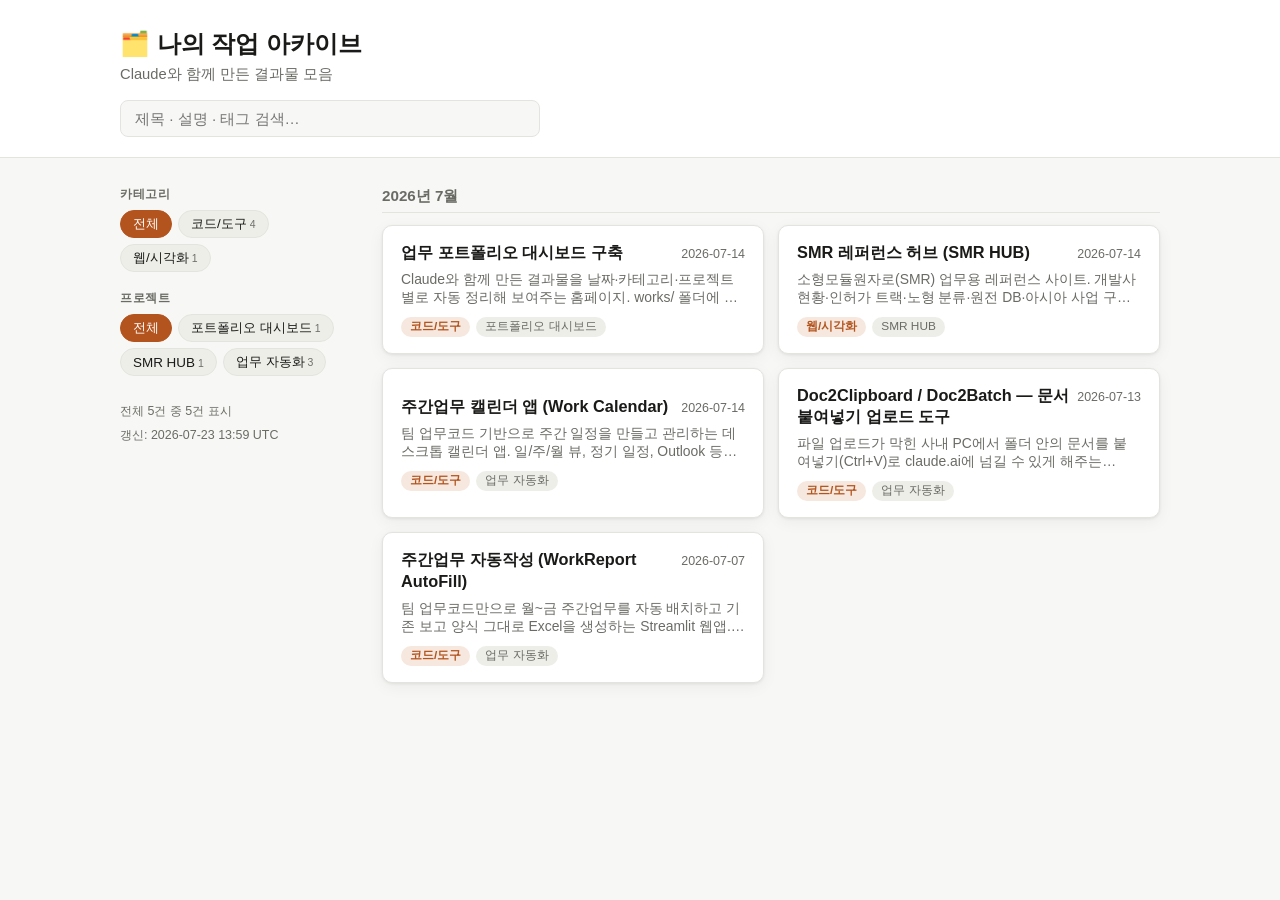
<file: index.html>
<!DOCTYPE html>
<html lang="ko">
<head>
<meta charset="utf-8">
<meta name="viewport" content="width=device-width, initial-scale=1">
<meta name="robots" content="noindex">
<title>나의 작업 아카이브</title>
<link rel="icon" href="data:image/svg+xml,<svg xmlns=%22http://www.w3.org/2000/svg%22 viewBox=%220 0 100 100%22><text y=%22.9em%22 font-size=%2290%22>🗂️</text></svg>">
<link rel="stylesheet" href="style.css">
</head>
<body>
<header class="topbar">
  <div class="topbar-inner">
    <h1>🗂️ 나의 작업 아카이브</h1>
    <p class="subtitle">Claude와 함께 만든 결과물 모음</p>
    <input id="search" type="search" placeholder="제목 · 설명 · 태그 검색…" autocomplete="off">
  </div>
</header>

<main class="layout">
  <aside class="sidebar">
    <section>
      <h2>카테고리</h2>
      <div id="category-chips" class="chips"></div>
    </section>
    <section>
      <h2>프로젝트</h2>
      <div id="project-chips" class="chips"></div>
    </section>
    <section class="meta-note">
      <p id="stats"></p>
      <p id="generated"></p>
    </section>
  </aside>

  <section id="timeline" class="timeline" aria-live="polite"></section>
</main>

<div id="detail-overlay" class="overlay hidden" role="dialog" aria-modal="true">
  <div class="detail-panel">
    <button id="detail-close" class="close-btn" aria-label="닫기">✕</button>
    <div id="detail-body"></div>
  </div>
</div>

<script src="app.js"></script>
</body>
</html>
</file>
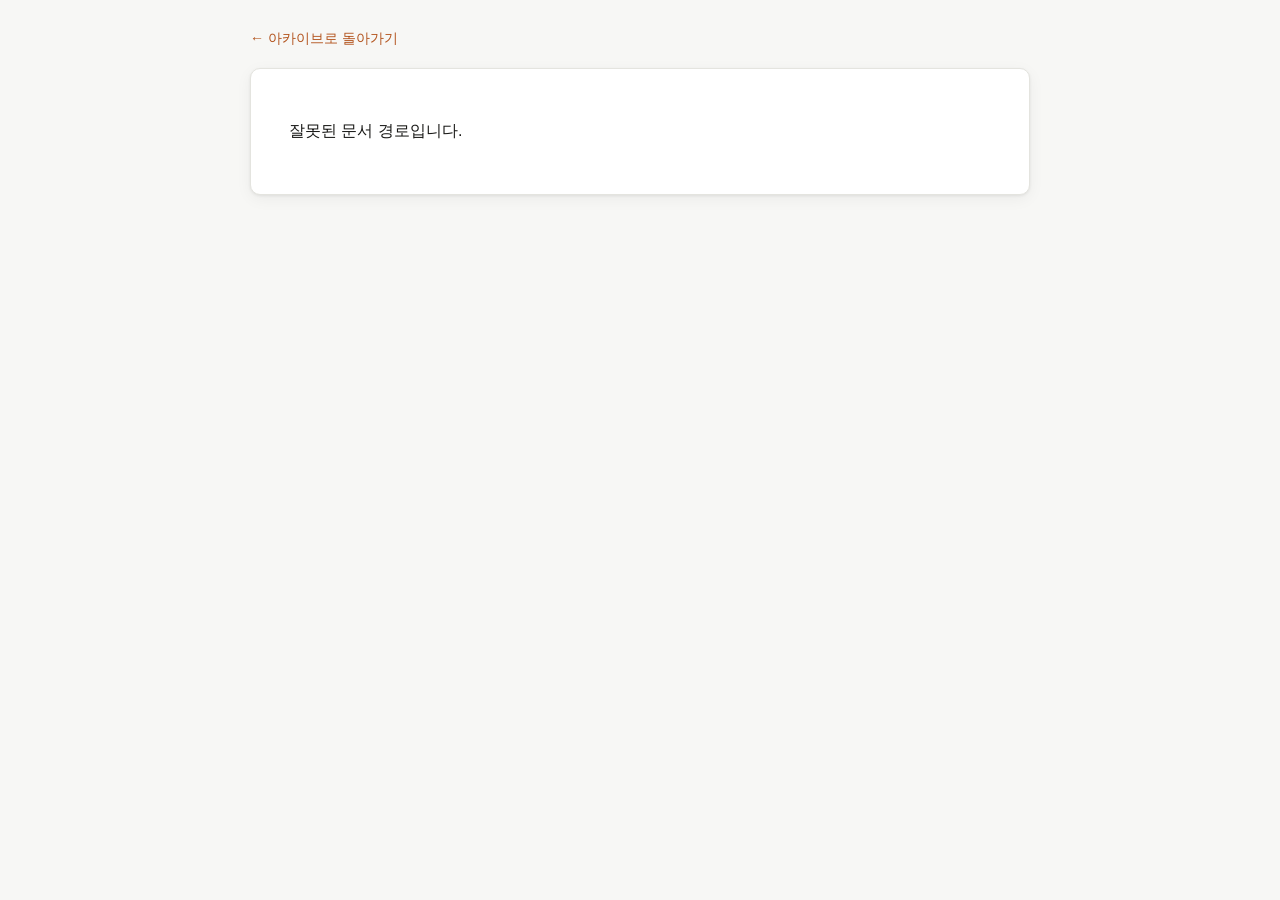
<file: view.html>
<!DOCTYPE html>
<html lang="ko">
<head>
<meta charset="utf-8">
<meta name="viewport" content="width=device-width, initial-scale=1">
<meta name="robots" content="noindex">
<title>문서 보기</title>
<link rel="icon" href="data:image/svg+xml,<svg xmlns=%22http://www.w3.org/2000/svg%22 viewBox=%220 0 100 100%22><text y=%22.9em%22 font-size=%2290%22>📄</text></svg>">
<link rel="stylesheet" href="style.css">
<style>
  .doc-wrap { max-width: 820px; margin: 0 auto; padding: 28px 20px 80px; }
  .doc-nav { margin-bottom: 18px; font-size: .88rem; }
  .doc-nav a { color: var(--accent); text-decoration: none; }
  .doc {
    background: var(--surface); border: 1px solid var(--border);
    border-radius: var(--radius); padding: 34px 38px; box-shadow: var(--shadow);
    overflow-wrap: break-word;
  }
  .doc img { max-width: 100%; }
  .doc pre { overflow-x: auto; background: var(--bg); padding: 12px 14px; border-radius: 8px; }
  .doc code { background: var(--bg); padding: 1px 5px; border-radius: 4px; font-size: .9em; }
  .doc pre code { background: none; padding: 0; }
  .doc table { border-collapse: collapse; display: block; overflow-x: auto; }
  .doc th, .doc td { border: 1px solid var(--border); padding: 6px 12px; }
  .doc blockquote { border-left: 3px solid var(--accent); margin-left: 0; padding-left: 16px; color: var(--text-dim); }
  .doc a { color: var(--accent); }
</style>
</head>
<body>
<div class="doc-wrap">
  <nav class="doc-nav"><a href="index.html">← 아카이브로 돌아가기</a></nav>
  <article id="doc" class="doc"><p>불러오는 중…</p></article>
</div>
<script src="marked.min.js"></script>
<script>
(async function () {
  const doc = document.getElementById("doc");
  const path = new URLSearchParams(location.search).get("f");
  if (!path || path.includes("..") || !path.startsWith("works/")) {
    doc.innerHTML = "<p>잘못된 문서 경로입니다.</p>";
    return;
  }
  try {
    const res = await fetch(path);
    if (!res.ok) throw new Error(res.status);
    const text = await res.text();
    document.title = path.split("/").pop() + " · 문서 보기";
    if (window.marked) {
      // 상대경로 이미지/링크가 문서 폴더 기준으로 열리도록 base 지정
      const base = document.createElement("base");
      base.href = path.substring(0, path.lastIndexOf("/") + 1);
      const container = document.createElement("div");
      container.innerHTML = marked.parse(text);
      container.querySelectorAll("img, a").forEach(el => {
        const attr = el.tagName === "IMG" ? "src" : "href";
        const v = el.getAttribute(attr);
        if (v && !/^([a-z]+:|\/|#)/i.test(v)) el.setAttribute(attr, base.href + v);
      });
      doc.innerHTML = "";
      doc.append(...container.childNodes);
    } else {
      const pre = document.createElement("pre");
      pre.textContent = text;
      doc.innerHTML = "";
      doc.appendChild(pre);
    }
  } catch (e) {
    doc.innerHTML = "<p>문서를 불러오지 못했습니다 (" + e.message + ")</p>";
  }
})();
</script>
</body>
</html>
</file>
<file: style.css>
:root {
  --bg: #f7f7f5;
  --surface: #ffffff;
  --text: #1a1a18;
  --text-dim: #6b6b66;
  --border: #e4e4df;
  --accent: #b3541e;
  --accent-soft: #f6e8de;
  --chip-bg: #eeeee9;
  --shadow: 0 1px 3px rgba(0,0,0,.07), 0 4px 16px rgba(0,0,0,.05);
  --radius: 10px;
}
@media (prefers-color-scheme: dark) {
  :root {
    --bg: #16161a;
    --surface: #1f1f24;
    --text: #ececea;
    --text-dim: #9a9a94;
    --border: #33333a;
    --accent: #e08a4e;
    --accent-soft: #3a2c22;
    --chip-bg: #2a2a30;
    --shadow: 0 1px 3px rgba(0,0,0,.4);
  }
}

* { box-sizing: border-box; }
body {
  margin: 0;
  background: var(--bg);
  color: var(--text);
  font-family: "Pretendard", "Apple SD Gothic Neo", "Malgun Gothic",
               -apple-system, BlinkMacSystemFont, "Segoe UI", sans-serif;
  line-height: 1.55;
}
h1, h2, h3 { line-height: 1.3; }

.topbar { border-bottom: 1px solid var(--border); background: var(--surface); }
.topbar-inner { max-width: 1080px; margin: 0 auto; padding: 28px 20px 20px; }
.topbar h1 { margin: 0; font-size: 1.5rem; }
.subtitle { margin: 4px 0 14px; color: var(--text-dim); font-size: .92rem; }
#search {
  width: 100%; max-width: 420px;
  padding: 9px 14px;
  border: 1px solid var(--border); border-radius: 8px;
  background: var(--bg); color: var(--text);
  font-size: .95rem;
}
#search:focus { outline: 2px solid var(--accent); outline-offset: -1px; border-color: transparent; }

.layout {
  max-width: 1080px; margin: 0 auto;
  display: grid; grid-template-columns: 230px 1fr; gap: 32px;
  padding: 28px 20px 80px;
}
@media (max-width: 760px) { .layout { grid-template-columns: 1fr; gap: 12px; } }

.sidebar h2 {
  font-size: .78rem; text-transform: uppercase; letter-spacing: .06em;
  color: var(--text-dim); margin: 18px 0 8px;
}
.sidebar section:first-child h2 { margin-top: 0; }
.chips { display: flex; flex-wrap: wrap; gap: 6px; }
.chip {
  border: 1px solid var(--border); background: var(--chip-bg); color: var(--text);
  border-radius: 999px; padding: 4px 12px; font-size: .84rem;
  cursor: pointer; font-family: inherit;
}
.chip:hover { border-color: var(--accent); }
.chip.active { background: var(--accent); border-color: var(--accent); color: #fff; }
.chip .count { opacity: .6; font-size: .78em; margin-left: 3px; }
.meta-note { margin-top: 26px; font-size: .78rem; color: var(--text-dim); }
.meta-note p { margin: 4px 0; }

.month-group { margin-bottom: 30px; }
.month-heading {
  font-size: .95rem; color: var(--text-dim); font-weight: 600;
  margin: 0 0 12px; padding-bottom: 6px; border-bottom: 1px solid var(--border);
}
.cards { display: grid; grid-template-columns: repeat(auto-fill, minmax(300px, 1fr)); gap: 14px; }

.card {
  background: var(--surface); border: 1px solid var(--border);
  border-radius: var(--radius); padding: 16px 18px;
  cursor: pointer; box-shadow: var(--shadow);
  transition: transform .1s ease, border-color .1s ease;
  text-align: left; font-family: inherit; color: var(--text); width: 100%;
}
.card:hover { transform: translateY(-2px); border-color: var(--accent); }
.card .card-top { display: flex; justify-content: space-between; gap: 8px; align-items: baseline; }
.card .date { font-size: .78rem; color: var(--text-dim); white-space: nowrap; }
.card h3 { margin: 0; font-size: 1.02rem; }
.card .desc {
  margin: 8px 0 10px; font-size: .87rem; color: var(--text-dim);
  display: -webkit-box; -webkit-line-clamp: 2; -webkit-box-orient: vertical; overflow: hidden;
}
.badges { display: flex; flex-wrap: wrap; gap: 6px; }
.badge {
  font-size: .74rem; padding: 2px 9px; border-radius: 999px;
  background: var(--accent-soft); color: var(--accent); font-weight: 600;
}
.badge.project { background: var(--chip-bg); color: var(--text-dim); font-weight: 500; }
.badge.ver { background: transparent; border: 1px dashed var(--border); color: var(--text-dim); font-weight: 500; }

.empty { color: var(--text-dim); padding: 40px 0; text-align: center; }

.overlay {
  position: fixed; inset: 0; background: rgba(0,0,0,.45);
  display: flex; align-items: flex-start; justify-content: center;
  padding: 6vh 16px; z-index: 50; overflow-y: auto;
}
.overlay.hidden { display: none; }
.detail-panel {
  position: relative; background: var(--surface); border-radius: 14px;
  max-width: 640px; width: 100%; padding: 28px 30px 26px;
  box-shadow: 0 12px 48px rgba(0,0,0,.3);
}
.close-btn {
  position: absolute; top: 14px; right: 14px;
  border: none; background: var(--chip-bg); color: var(--text);
  width: 32px; height: 32px; border-radius: 50%; cursor: pointer; font-size: .95rem;
}
.detail-panel h2 { margin: 0 44px 2px 0; font-size: 1.25rem; }
.detail-meta { color: var(--text-dim); font-size: .85rem; margin-bottom: 12px; }
.detail-desc { font-size: .93rem; margin: 0 0 16px; }
.detail-panel h4 {
  font-size: .78rem; text-transform: uppercase; letter-spacing: .06em;
  color: var(--text-dim); margin: 18px 0 8px;
}
.file-list { list-style: none; margin: 0; padding: 0; }
.file-list li { margin: 5px 0; }
.file-list a {
  display: flex; align-items: center; gap: 8px;
  padding: 8px 12px; border: 1px solid var(--border); border-radius: 8px;
  text-decoration: none; color: var(--text); font-size: .9rem;
}
.file-list a:hover { border-color: var(--accent); background: var(--accent-soft); }
.file-list .size { margin-left: auto; color: var(--text-dim); font-size: .78rem; }
.archive-block { margin-top: 6px; }
.archive-block summary { cursor: pointer; font-size: .88rem; color: var(--text-dim); padding: 4px 0; }
.links-row { display: flex; gap: 14px; margin-top: 18px; flex-wrap: wrap; }
.links-row a { font-size: .84rem; color: var(--accent); text-decoration: none; }
.links-row a:hover { text-decoration: underline; }
</file>
